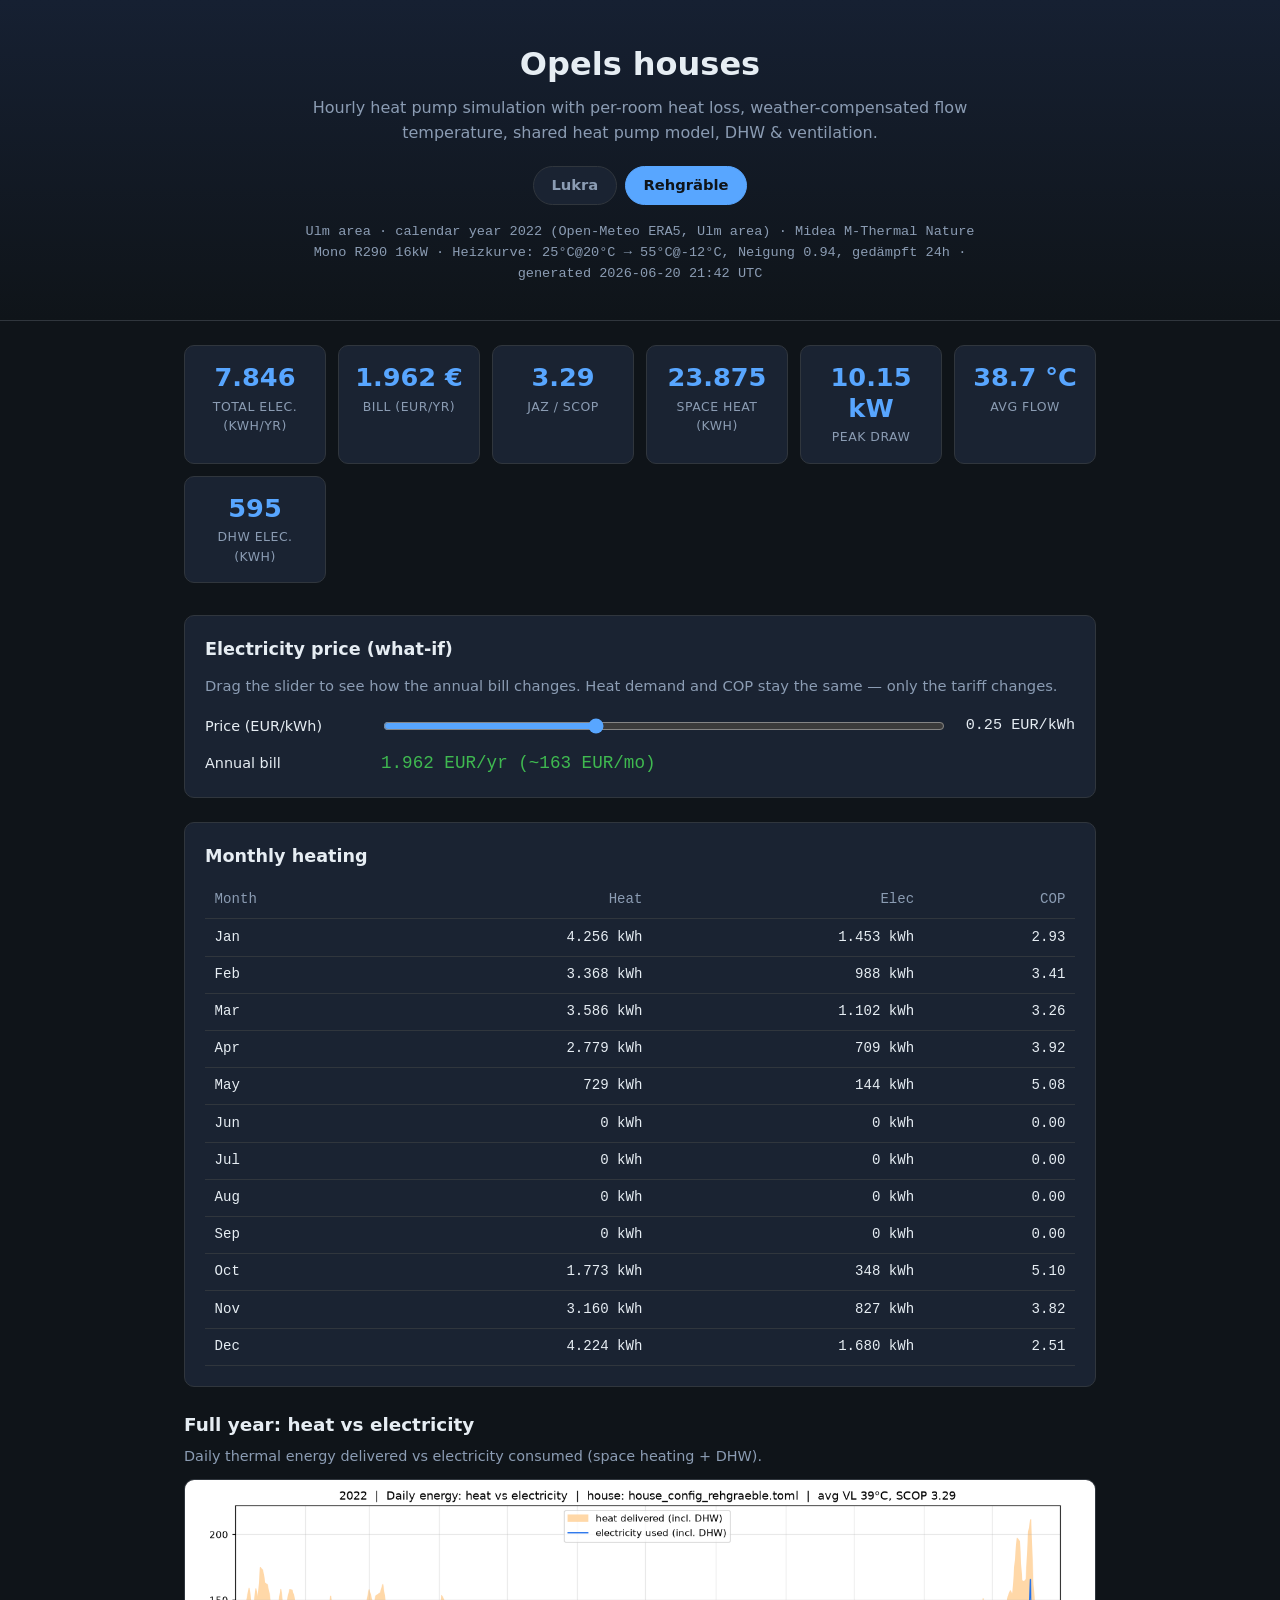
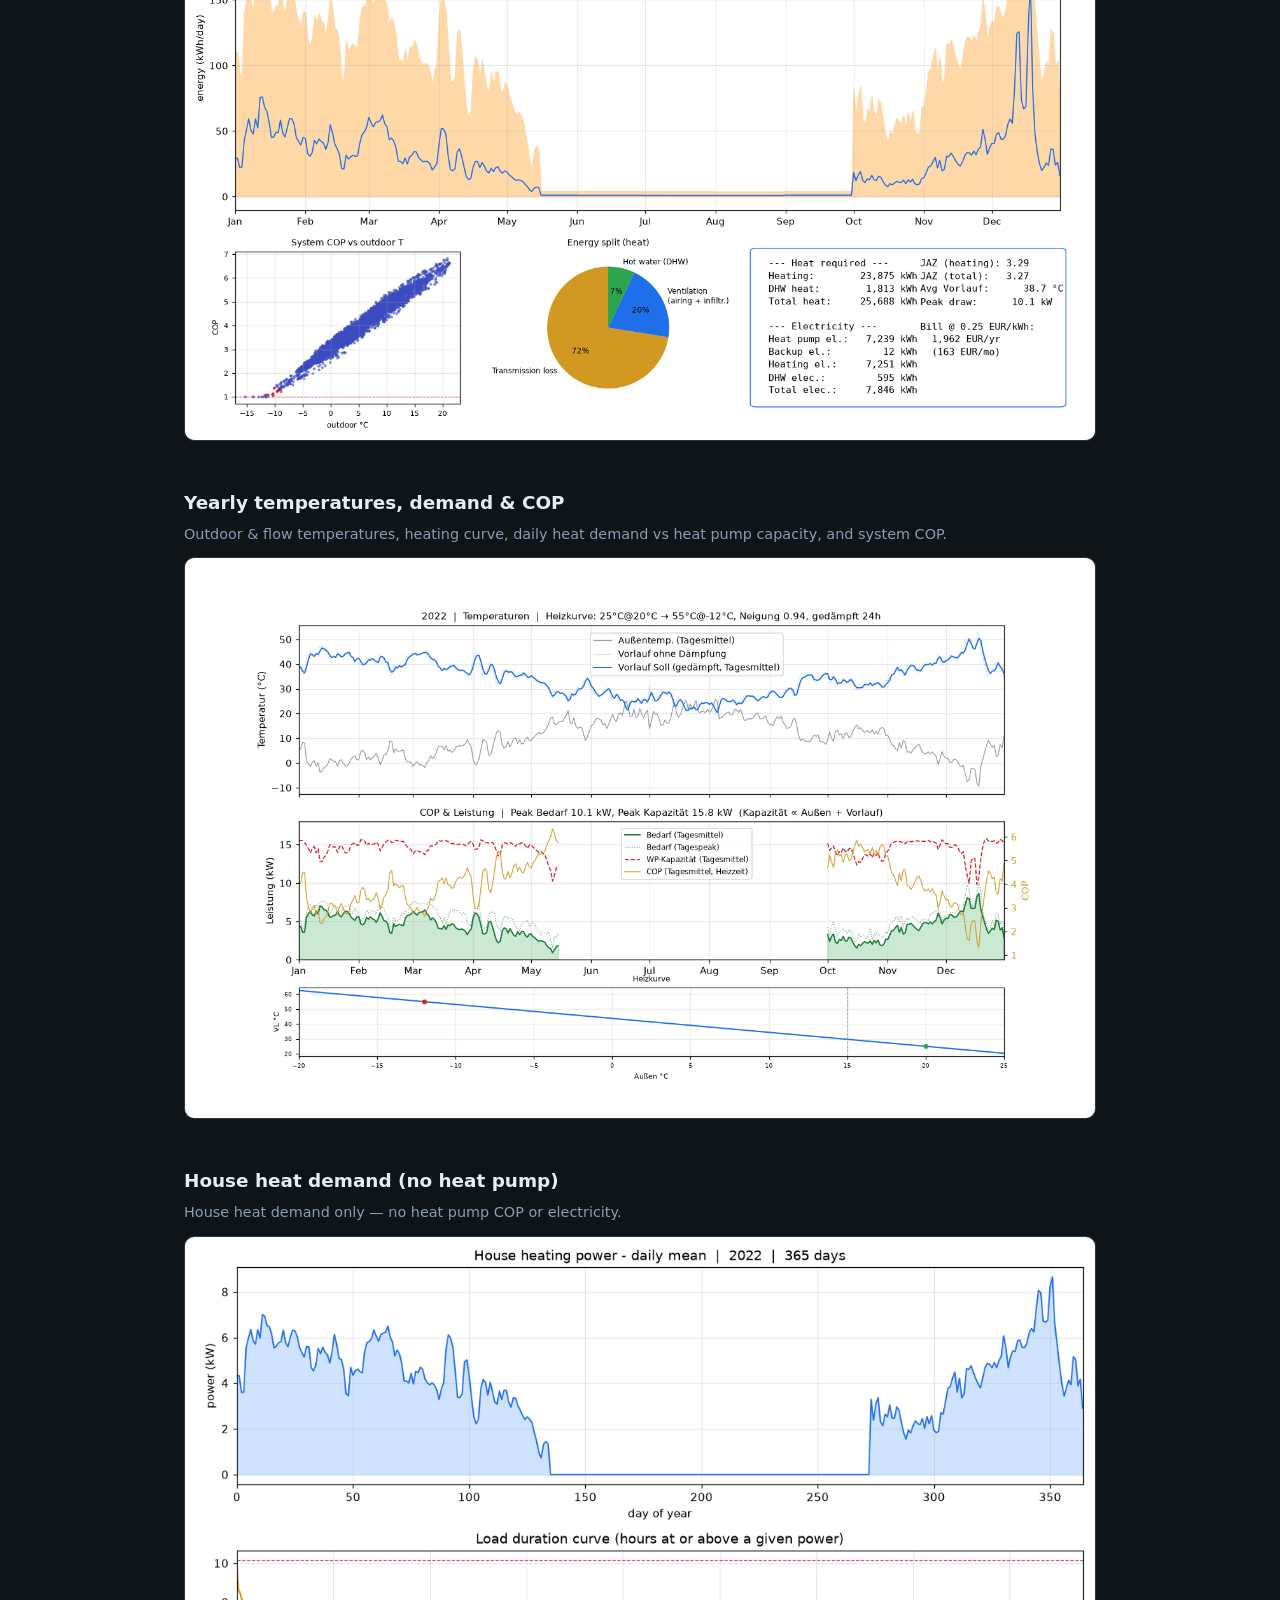
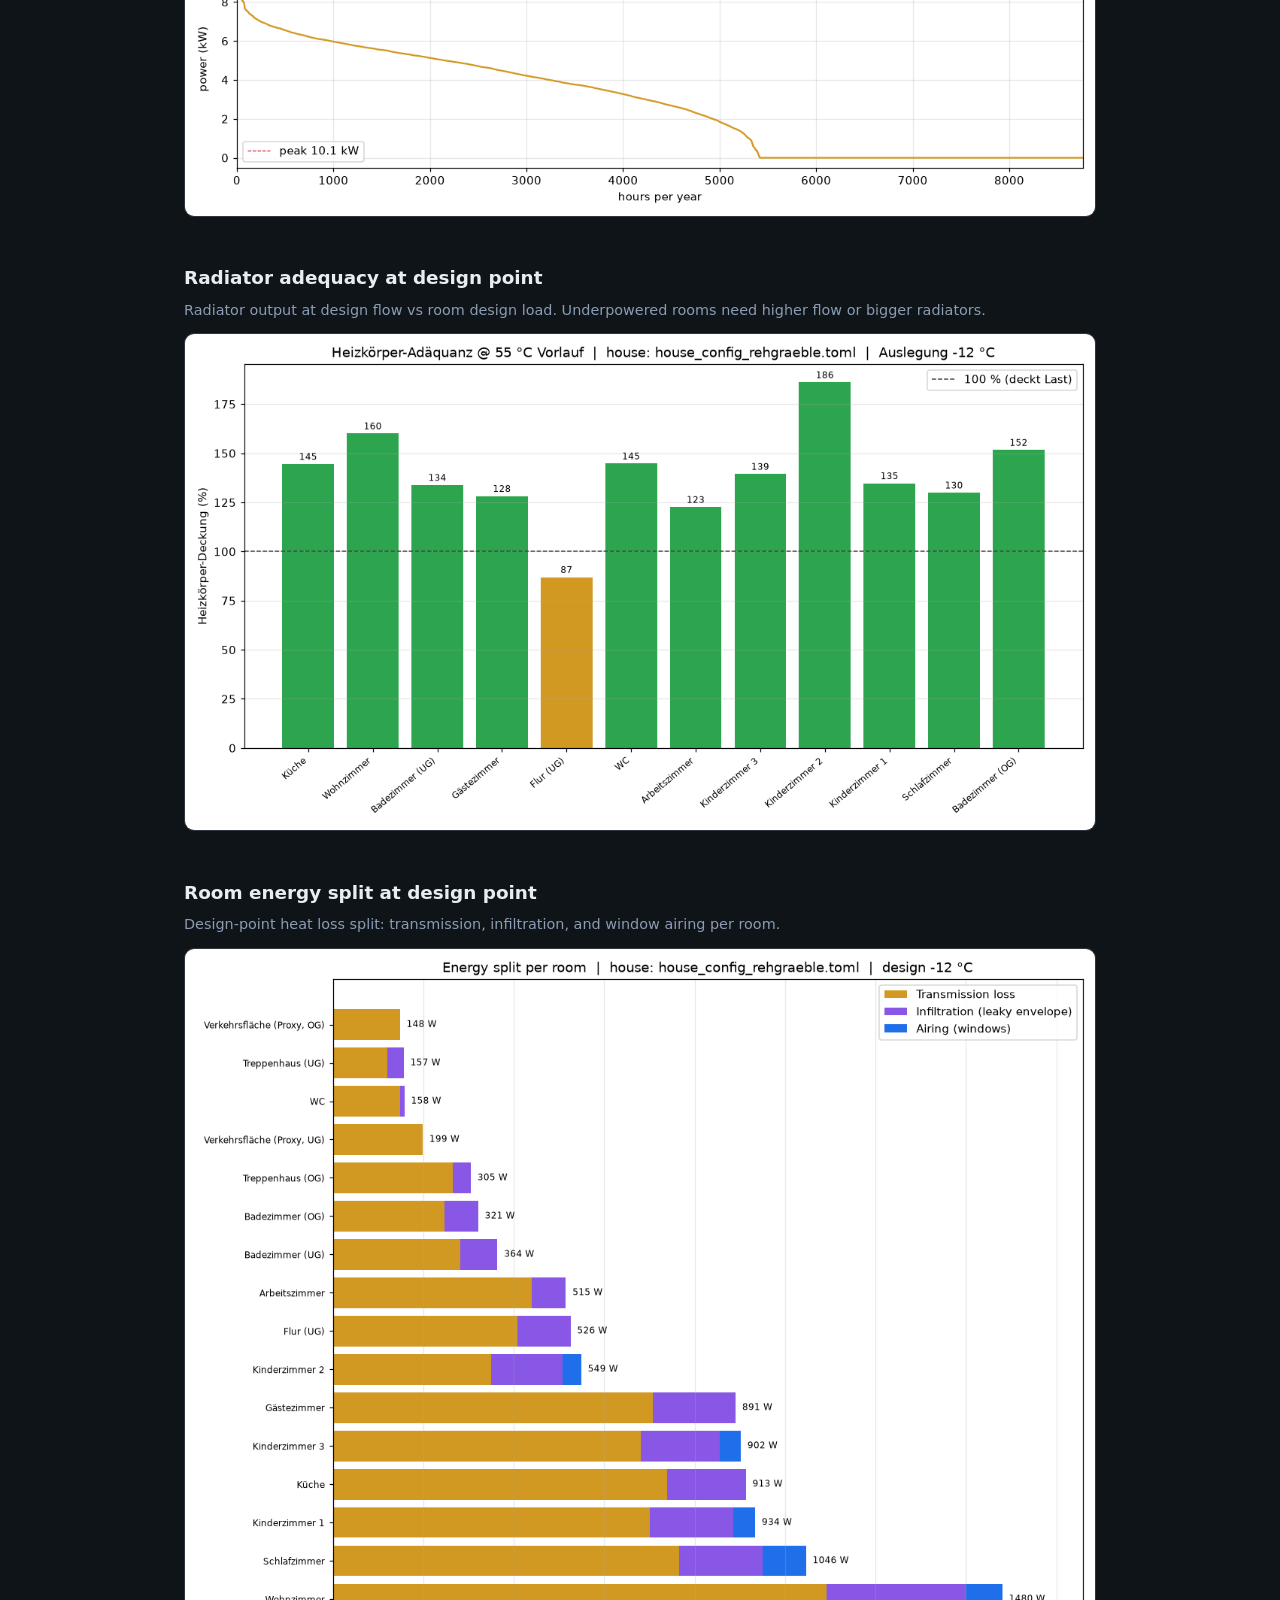
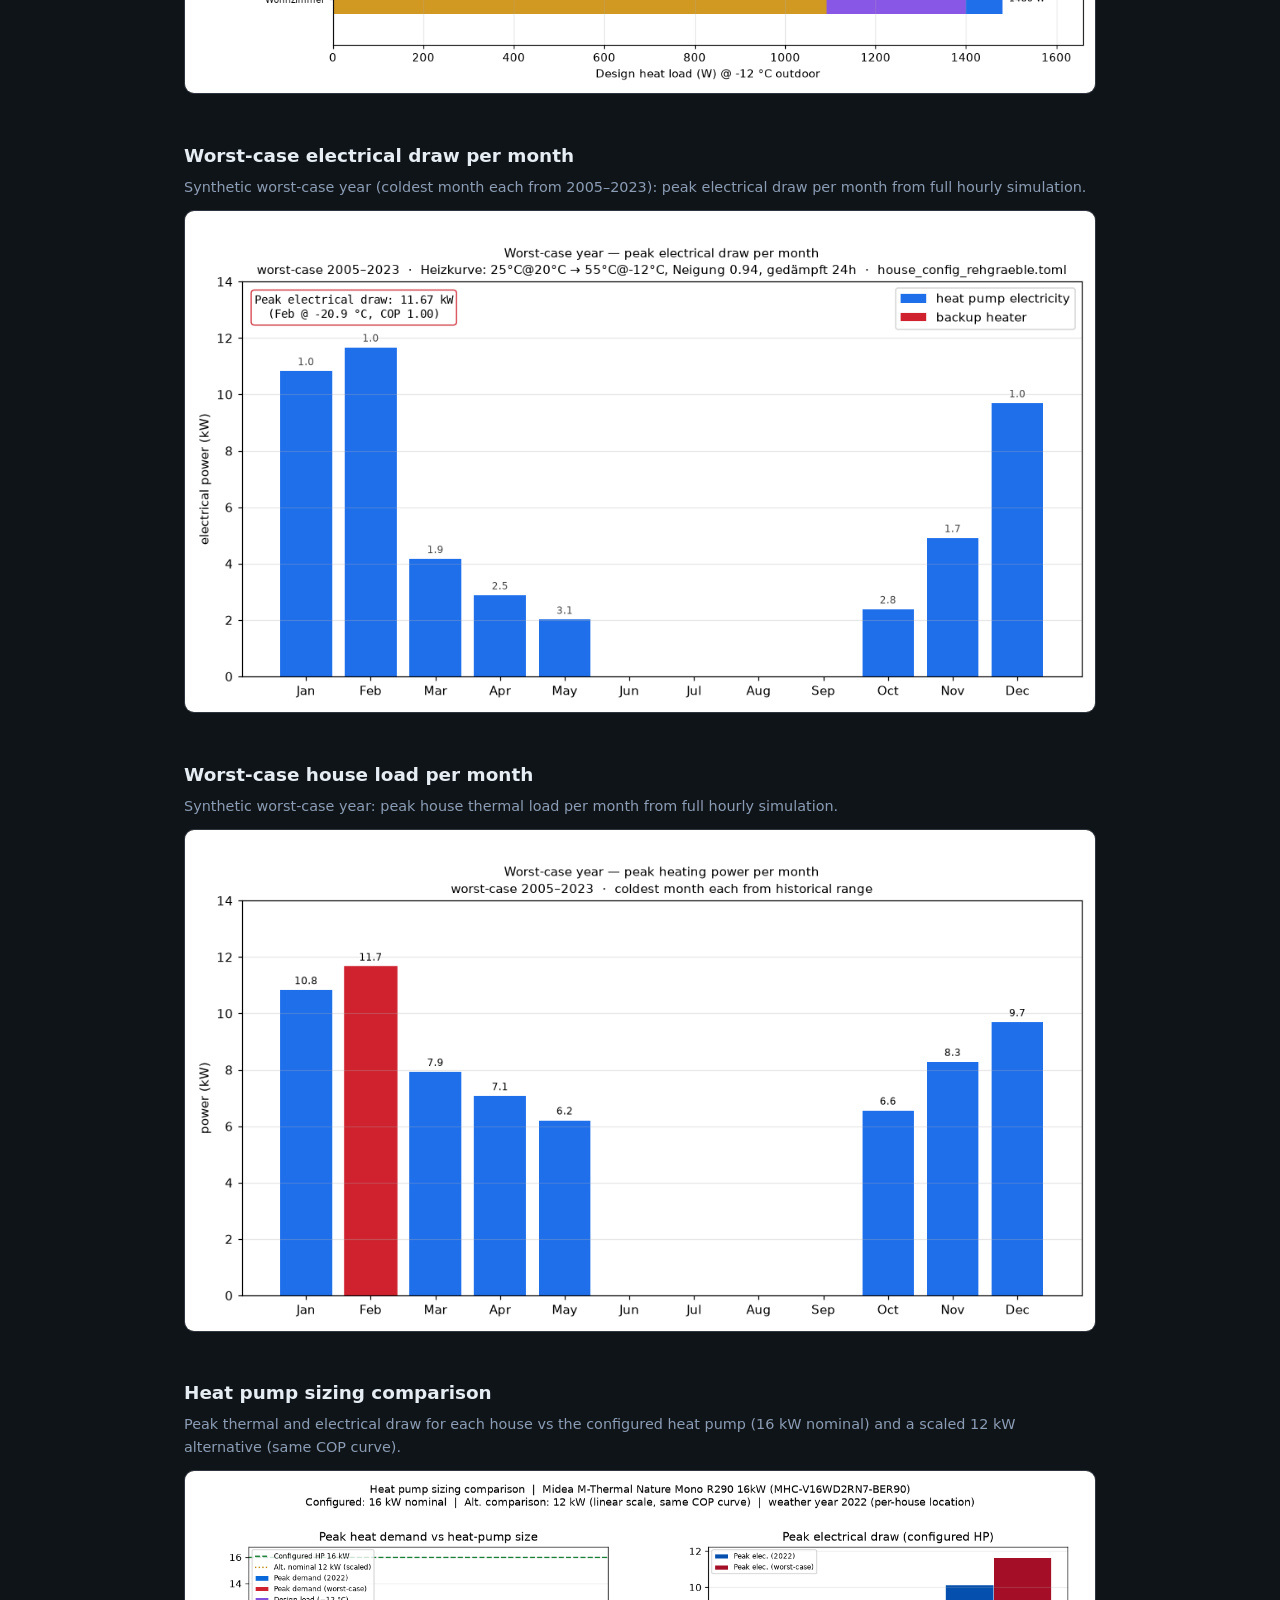
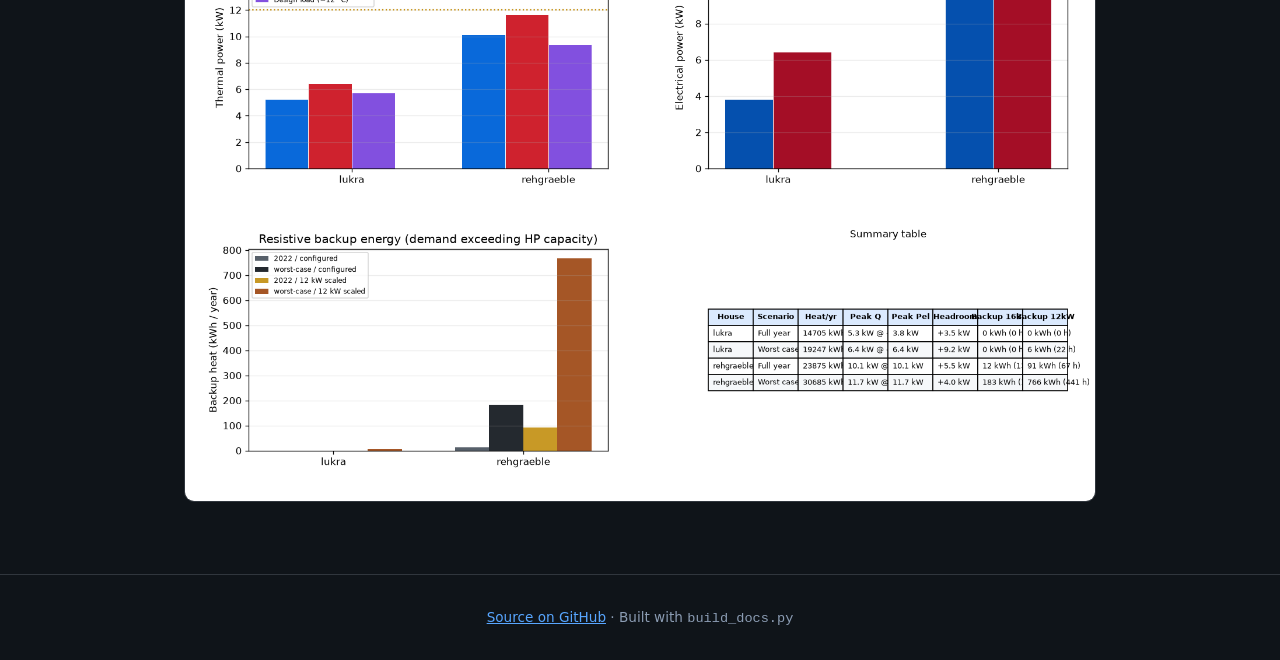
<file: index.html>
<!DOCTYPE html>
<html lang="en">
<head>
  <meta charset="utf-8">
  <meta name="viewport" content="width=device-width, initial-scale=1">
  <title>Opels houses</title>
  <meta name="description" content="Hourly heat pump simulation for family homes — annual energy, JAZ, and plots.">
  <link rel="stylesheet" href="style.css">
  <script src="build-id.js"></script>
  <script>window.__BUILD_ID__ = window.__BUILD_ID__ || "";</script>
</head>
<body>
  <header>
    <h1 id="site-title">Opels houses</h1>
    <p>Hourly heat pump simulation with per-room heat loss, weather-compensated flow temperature, shared heat pump model, DHW &amp; ventilation.</p>
    <nav class="house-switcher" id="house-switcher" aria-label="Select house"></nav>
    <p class="meta" id="meta"></p>
  </header>

  <main>
    <div id="load-error" class="error" hidden>
      <p id="load-error-msg">Could not load site data.</p>
      <p class="error-hint">Run <code>.venv/bin/python build_docs.py</code>, then open this folder via a local HTTP server (not <code>file://</code>).</p>
    </div>

    <div id="content" hidden>
      <div class="stats-grid" id="stats-grid"></div>

      <div class="panel">
        <h2>Electricity price (what-if)</h2>
        <p>Drag the slider to see how the annual bill changes. Heat demand and COP stay the same — only the tariff changes.</p>
        <div class="slider-row">
          <label for="price-slider">Price (EUR/kWh)</label>
          <input type="range" id="price-slider" min="0.10" max="0.50" step="0.01">
          <output id="price-output"></output>
        </div>
        <div class="slider-row" style="margin-top: 0.75rem;">
          <label>Annual bill</label>
          <output id="cost-output" style="flex:1;text-align:left;font-size:1.1rem;color:var(--green);"></output>
        </div>
      </div>

      <div class="panel">
        <h2>Monthly heating</h2>
        <table class="monthly" id="monthly-table">
          <thead>
            <tr><th>Month</th><th>Heat</th><th>Elec</th><th>COP</th></tr>
          </thead>
          <tbody></tbody>
        </table>
      </div>

      <div id="plots"></div>

      <section class="plot-section" id="sizing-section" hidden>
        <h2>Heat pump sizing comparison</h2>
        <p class="desc">Peak thermal and electrical draw for each house vs the configured heat pump (16 kW nominal) and a scaled 12 kW alternative (same COP curve).</p>
        <img id="sizing-img" src="" alt="Heat pump sizing comparison" loading="lazy">
      </section>
    </div>
  </main>

  <footer>
    <a href="https://github.com/superdupercharged/home-heat-pump-simulator">Source on GitHub</a>
    · Built with <code>build_docs.py</code>
  </footer>

  <script>
    const PLOT_DESC = {
      "sim_full_year.png": "Daily thermal energy delivered vs electricity consumed (space heating + DHW).",
      "sim_yearly_temps.png": "Outdoor & flow temperatures, heating curve, daily heat demand vs heat pump capacity, and system COP.",
      "house_full_year.png": "House heat demand only — no heat pump COP or electricity.",
      "radiator_check.png": "Radiator output at design flow vs room design load. Underpowered rooms need higher flow or bigger radiators.",
      "radiator_room_energy.png": "Design-point heat loss split: transmission, infiltration, and window airing per room.",
      "sim_worst_case.png": "Synthetic worst-case year (coldest month each from 2005–2023): peak electrical draw per month from full hourly simulation.",
      "house_worst_case.png": "Synthetic worst-case year: peak house thermal load per month from full hourly simulation.",
    };

    const STORAGE_KEY = "selectedHouse";
    const HOUSE_LABELS = { rehgraeble: "Rehgräble", lukra: "Lukra" };
    let siteData = null;
    let currentSlug = null;
    let priceSliderHandler = null;

    function statsUrl() {
      const base = new URL("stats.json", window.location.href);
      if (window.__BUILD_ID__) {
        base.searchParams.set("v", window.__BUILD_ID__);
      }
      return base.href;
    }

    function showError(msg) {
      document.getElementById("load-error-msg").textContent = msg;
      document.getElementById("load-error").hidden = false;
      document.getElementById("content").hidden = true;
    }

    /** Accept current multi-house stats.json and legacy single-house format. */
    function normalizeSiteData(raw) {
      if (raw.houses && typeof raw.houses === "object" && Object.keys(raw.houses).length) {
        return raw;
      }
      let slug = "default";
      const cfg = raw.house_config || "";
      const m = cfg.match(/house_config_(.+)\.toml$/);
      if (m) slug = m[1];
      return {
        site_title: raw.site_title || "Opels houses",
        default_house: slug,
        generated_at: raw.generated_at || "",
        sizing_comparison: raw.sizing_comparison || null,
        houses: {
          [slug]: {
            label: HOUSE_LABELS[slug] || slug,
            ...raw,
            plots: raw.plots || [],
            _flatAssets: true,
          },
        },
      };
    }

    function assetPrefix(slug, house) {
      return house._flatAssets ? "assets/" : `assets/${slug}/`;
    }

    function fmt(n, digits = 0) {
      return n.toLocaleString("de-DE", { maximumFractionDigits: digits, minimumFractionDigits: digits });
    }

    function houseSlugs() {
      return Object.keys(siteData.houses);
    }

    function resolveInitialSlug() {
      const params = new URLSearchParams(window.location.search);
      const fromUrl = params.get("house");
      if (fromUrl && siteData.houses[fromUrl]) return fromUrl;
      const stored = localStorage.getItem(STORAGE_KEY);
      if (stored && siteData.houses[stored]) return stored;
      return siteData.default_house || houseSlugs()[0];
    }

    function setUrlHouse(slug) {
      const url = new URL(window.location.href);
      url.searchParams.set("house", slug);
      history.replaceState(null, "", url);
    }

    function renderSwitcher(activeSlug) {
      const nav = document.getElementById("house-switcher");
      nav.innerHTML = houseSlugs().map(slug => {
        const h = siteData.houses[slug];
        const active = slug === activeSlug ? " active" : "";
        return `<button type="button" class="house-tab${active}" data-slug="${slug}">${h.label}</button>`;
      }).join("");
      nav.querySelectorAll(".house-tab").forEach(btn => {
        btn.addEventListener("click", () => selectHouse(btn.dataset.slug));
      });
    }

    function renderHouseStats(s, slug) {
      const hp = s.heat_pump || "";
      const cards = [
        { value: fmt(s.combined?.elec_kwh ?? 0), label: "Total elec. (kWh/yr)" },
        { value: fmt(s.combined?.cost_eur_per_year ?? 0) + " €", label: "Bill (EUR/yr)" },
        { value: s.heating?.scop ?? "—", label: "JAZ / SCOP" },
        { value: fmt(s.heating?.heat_kwh ?? 0), label: "Space heat (kWh)" },
        { value: (s.heating?.peak_el_kw ?? "—") + " kW", label: "Peak draw" },
        { value: (s.heating?.avg_flow_c ?? "—") + " °C", label: "Avg flow" },
      ];
      if (s.dhw) {
        cards.push({ value: fmt(s.dhw.elec_kwh), label: "DHW elec. (kWh)" });
      }
      document.getElementById("stats-grid").innerHTML = cards.map(c =>
        `<div class="stat-card"><div class="value">${c.value}</div><div class="label">${c.label}</div></div>`
      ).join("");

      document.getElementById("meta").textContent =
        `${s.location || ""} · ${s.weather || "weather"} · ${hp.split("(")[0].trim()} · ${s.heating_curve || ""} · generated ${siteData.generated_at}`;

      const tbody = document.querySelector("#monthly-table tbody");
      tbody.innerHTML = (s.monthly || []).map(m =>
        `<tr><td>${m.month}</td><td>${fmt(m.heat_kwh)} kWh</td><td>${fmt(m.elec_kwh)} kWh</td><td>${Number(m.cop || 0).toFixed(2)}</td></tr>`
      ).join("");

      const prefix = assetPrefix(slug, s);
      document.getElementById("plots").innerHTML = (s.plots || []).map(p => `
        <section class="plot-section">
          <h2>${p.title}</h2>
          <p class="desc">${PLOT_DESC[p.file] || ""}</p>
          <img src="${prefix}${p.file}" alt="${p.title}" loading="lazy">
        </section>
      `).join("");
    }

    function setupPriceSlider(s) {
      const slider = document.getElementById("price-slider");
      const priceOut = document.getElementById("price-output");
      const costOut = document.getElementById("cost-output");
      const basePrice = s.electricity_price_eur_per_kwh;
      const totalKwh = s.combined.elec_kwh;

      if (priceSliderHandler) {
        slider.removeEventListener("input", priceSliderHandler);
      }
      slider.value = basePrice;
      priceSliderHandler = () => {
        const p = parseFloat(slider.value);
        priceOut.textContent = p.toFixed(2) + " EUR/kWh";
        const yearly = totalKwh * p;
        costOut.textContent = fmt(Math.round(yearly)) + " EUR/yr  (~" + fmt(Math.round(yearly / 12)) + " EUR/mo)";
      };
      slider.addEventListener("input", priceSliderHandler);
      priceSliderHandler();
    }

    function renderSizingComparison() {
      const section = document.getElementById("sizing-section");
      const img = document.getElementById("sizing-img");
      if (!siteData.sizing_comparison) {
        section.hidden = true;
        return;
      }
      img.src = siteData.sizing_comparison;
      section.hidden = false;
    }

    function selectHouse(slug) {
      if (!siteData?.houses?.[slug]) {
        throw new Error(`Unknown house: ${slug}`);
      }
      currentSlug = slug;
      localStorage.setItem(STORAGE_KEY, slug);
      setUrlHouse(slug);
      renderSwitcher(slug);
      renderHouseStats(siteData.houses[slug], slug);
      setupPriceSlider(siteData.houses[slug]);
    }

    async function init() {
      if (window.location.protocol === "file:") {
        showError("This site must be served over HTTP (file:// cannot load stats.json).");
        return;
      }
      try {
        const resp = await fetch(statsUrl(), { cache: "no-store" });
        if (!resp.ok) {
          throw new Error(`stats.json HTTP ${resp.status}`);
        }
        siteData = normalizeSiteData(await resp.json());
        if (!siteData.houses || !Object.keys(siteData.houses).length) {
          throw new Error("stats.json has no house entries");
        }
        if (siteData.site_title) {
          document.getElementById("site-title").textContent = siteData.site_title;
          document.title = siteData.site_title;
        }
        document.getElementById("content").hidden = false;
        document.getElementById("load-error").hidden = true;
        renderSizingComparison();
        const slug = resolveInitialSlug();
        if (!siteData.houses[slug]) {
          throw new Error(`Default house "${slug}" not found in stats.json`);
        }
        selectHouse(slug);
      } catch (e) {
        showError(e.message || String(e));
        console.error(e);
      }
    }

    init();
  </script>
</body>
</html>
</file>
<file: style.css>
:root {
  --bg: #0f1419;
  --surface: #1a2332;
  --surface2: #243044;
  --text: #e6edf3;
  --muted: #8b9cb3;
  --accent: #58a6ff;
  --green: #3fb950;
  --orange: #d29922;
  --red: #f85149;
  --border: #30363d;
  --radius: 10px;
  --font: "Segoe UI", system-ui, -apple-system, sans-serif;
  --mono: "SF Mono", "Cascadia Code", "Consolas", monospace;
}

* {
  box-sizing: border-box;
}

body {
  margin: 0;
  font-family: var(--font);
  background: var(--bg);
  color: var(--text);
  line-height: 1.55;
}

a {
  color: var(--accent);
}

header {
  padding: 2.5rem 1.5rem 2rem;
  text-align: center;
  border-bottom: 1px solid var(--border);
  background: linear-gradient(180deg, #162032 0%, var(--bg) 100%);
}

header h1 {
  margin: 0 0 0.4rem;
  font-size: clamp(1.5rem, 4vw, 2rem);
  font-weight: 650;
}

header p {
  margin: 0.25rem 0;
  color: var(--muted);
  max-width: 42rem;
  margin-inline: auto;
}

.meta {
  margin-top: 1rem;
  font-size: 0.85rem;
  color: var(--muted);
  font-family: var(--mono);
}

.house-switcher {
  display: flex;
  flex-wrap: wrap;
  justify-content: center;
  gap: 0.5rem;
  margin: 1.25rem auto 0;
  max-width: 32rem;
}

.house-tab {
  font: inherit;
  font-size: 0.92rem;
  font-weight: 600;
  padding: 0.45rem 1.1rem;
  border-radius: 999px;
  border: 1px solid var(--border);
  background: var(--surface);
  color: var(--muted);
  cursor: pointer;
  transition: background 0.15s, color 0.15s, border-color 0.15s;
}

.house-tab:hover {
  color: var(--text);
  border-color: var(--accent);
}

.house-tab.active {
  background: var(--accent);
  border-color: var(--accent);
  color: #0f1419;
}

main {
  max-width: 960px;
  margin: 0 auto;
  padding: 1.5rem;
}

.stats-grid {
  display: grid;
  grid-template-columns: repeat(auto-fit, minmax(140px, 1fr));
  gap: 0.75rem;
  margin-bottom: 2rem;
}

.stat-card {
  background: var(--surface);
  border: 1px solid var(--border);
  border-radius: var(--radius);
  padding: 1rem;
  text-align: center;
}

.stat-card .value {
  font-size: 1.6rem;
  font-weight: 700;
  color: var(--accent);
  line-height: 1.2;
}

.stat-card .label {
  font-size: 0.78rem;
  color: var(--muted);
  margin-top: 0.25rem;
  text-transform: uppercase;
  letter-spacing: 0.04em;
}

.panel {
  background: var(--surface);
  border: 1px solid var(--border);
  border-radius: var(--radius);
  padding: 1.25rem;
  margin-bottom: 1.5rem;
}

.panel h2 {
  margin: 0 0 0.75rem;
  font-size: 1.1rem;
}

.panel p {
  margin: 0 0 1rem;
  color: var(--muted);
  font-size: 0.92rem;
}

.slider-row {
  display: flex;
  flex-wrap: wrap;
  align-items: center;
  gap: 1rem;
}

.slider-row label {
  font-size: 0.9rem;
  min-width: 10rem;
}

.slider-row input[type="range"] {
  flex: 1;
  min-width: 160px;
  accent-color: var(--accent);
}

.slider-row output {
  font-family: var(--mono);
  font-size: 0.95rem;
  min-width: 7rem;
  text-align: right;
}

section.plot-section {
  margin-bottom: 2.5rem;
}

section.plot-section h2 {
  font-size: 1.15rem;
  margin: 0 0 0.35rem;
}

section.plot-section .desc {
  color: var(--muted);
  font-size: 0.9rem;
  margin: 0 0 0.75rem;
}

section.plot-section img {
  width: 100%;
  height: auto;
  border-radius: var(--radius);
  border: 1px solid var(--border);
  background: #fff;
}

table.monthly {
  width: 100%;
  border-collapse: collapse;
  font-size: 0.88rem;
  font-family: var(--mono);
}

table.monthly th,
table.monthly td {
  padding: 0.45rem 0.6rem;
  text-align: right;
  border-bottom: 1px solid var(--border);
}

table.monthly th:first-child,
table.monthly td:first-child {
  text-align: left;
}

table.monthly th {
  color: var(--muted);
  font-weight: 500;
}

footer {
  text-align: center;
  padding: 2rem 1.5rem;
  color: var(--muted);
  font-size: 0.85rem;
  border-top: 1px solid var(--border);
}

.error {
  background: #3d1f1f;
  border: 1px solid var(--red);
  color: #ffb4b4;
  padding: 1rem;
  border-radius: var(--radius);
  margin: 1rem 0;
}

.error-hint {
  margin: 0.5rem 0 0;
  font-size: 0.9rem;
  color: #ffb4b4;
  opacity: 0.9;
}

@media (max-width: 600px) {
  .stats-grid {
    grid-template-columns: repeat(2, 1fr);
  }
}
</file>
